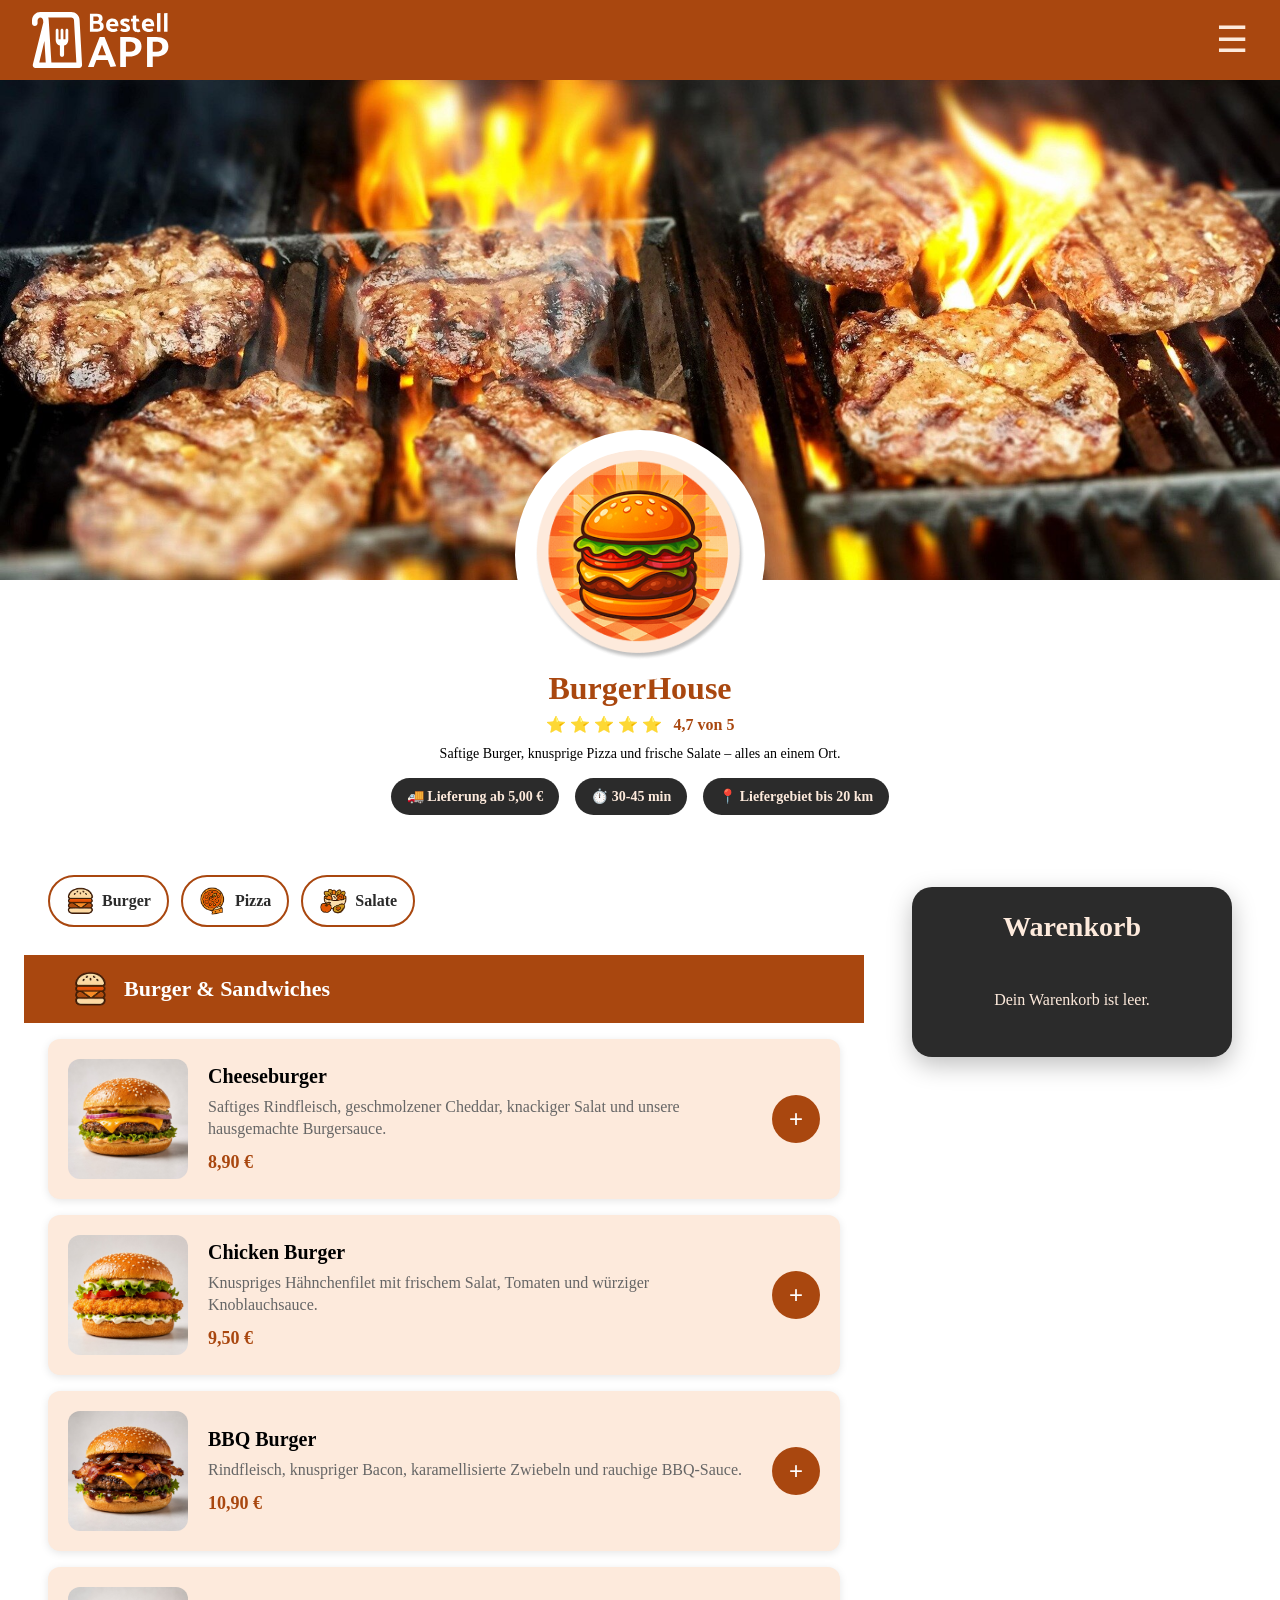
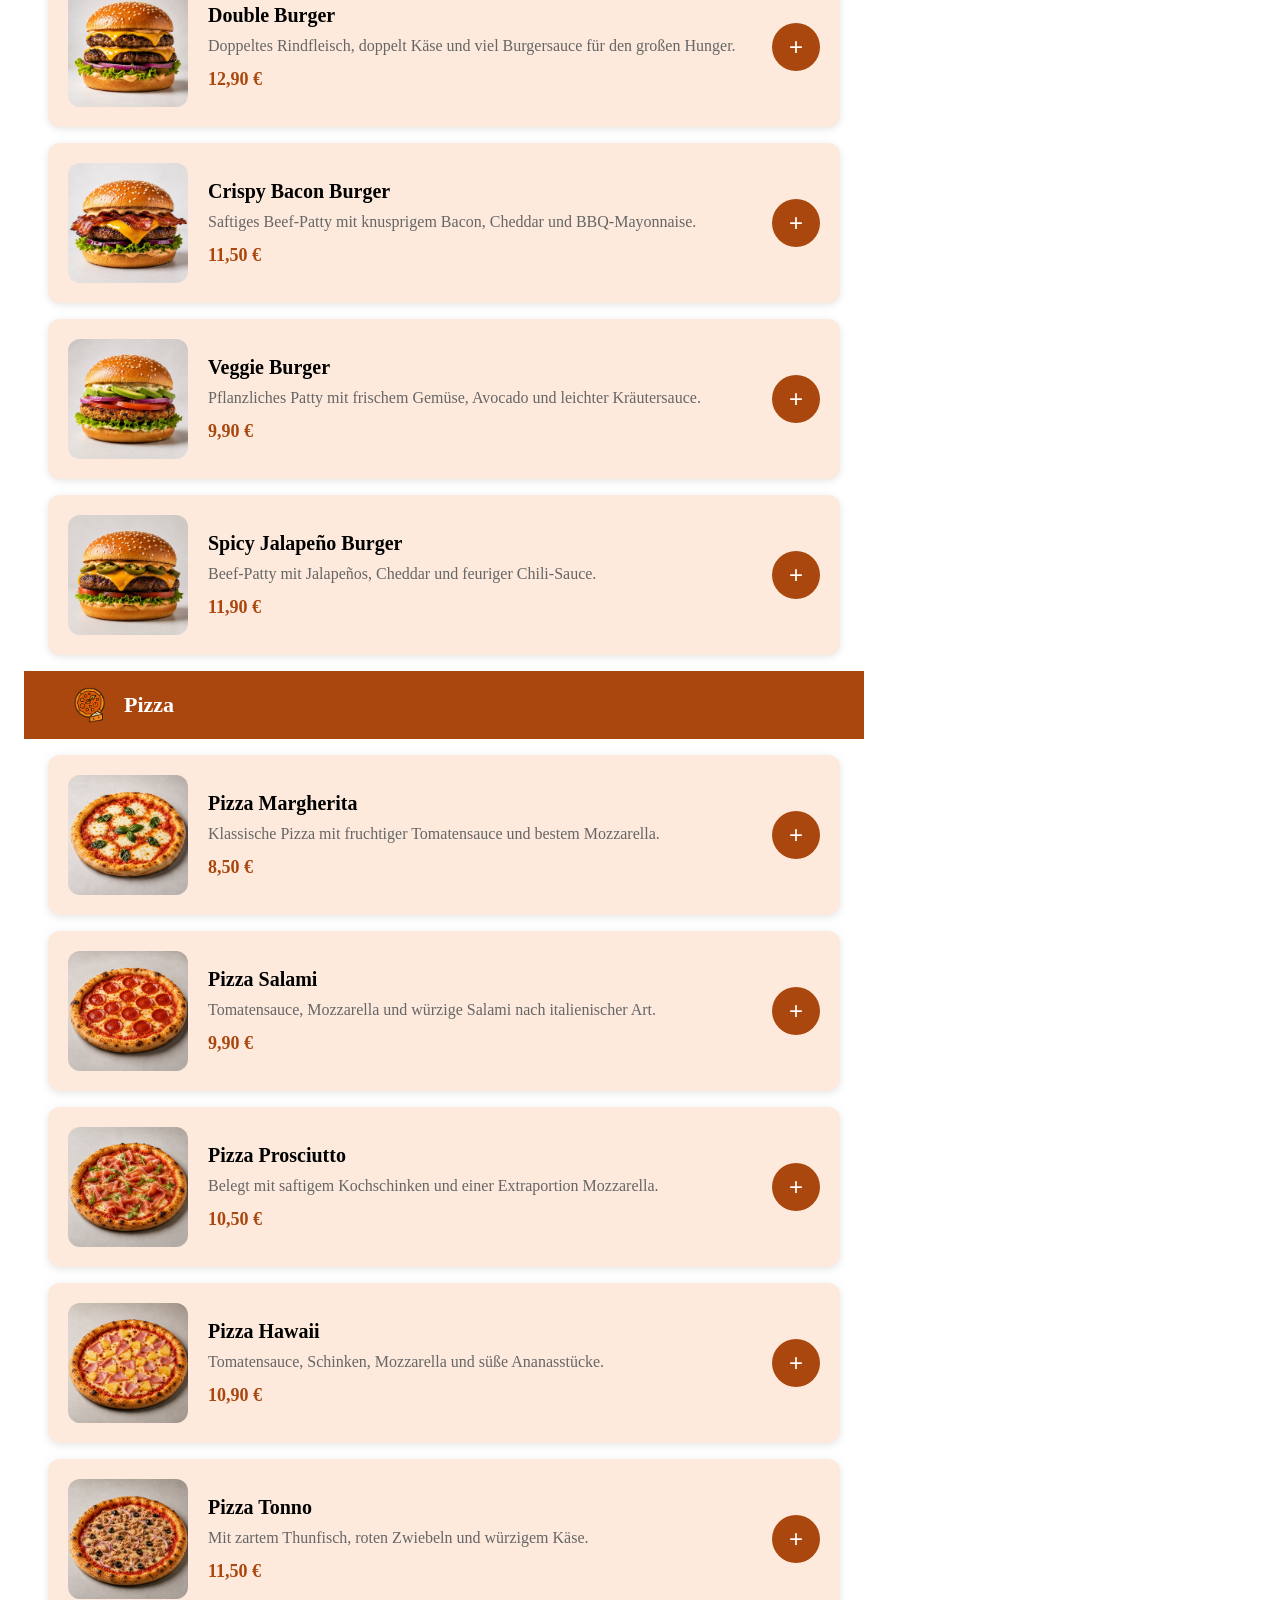
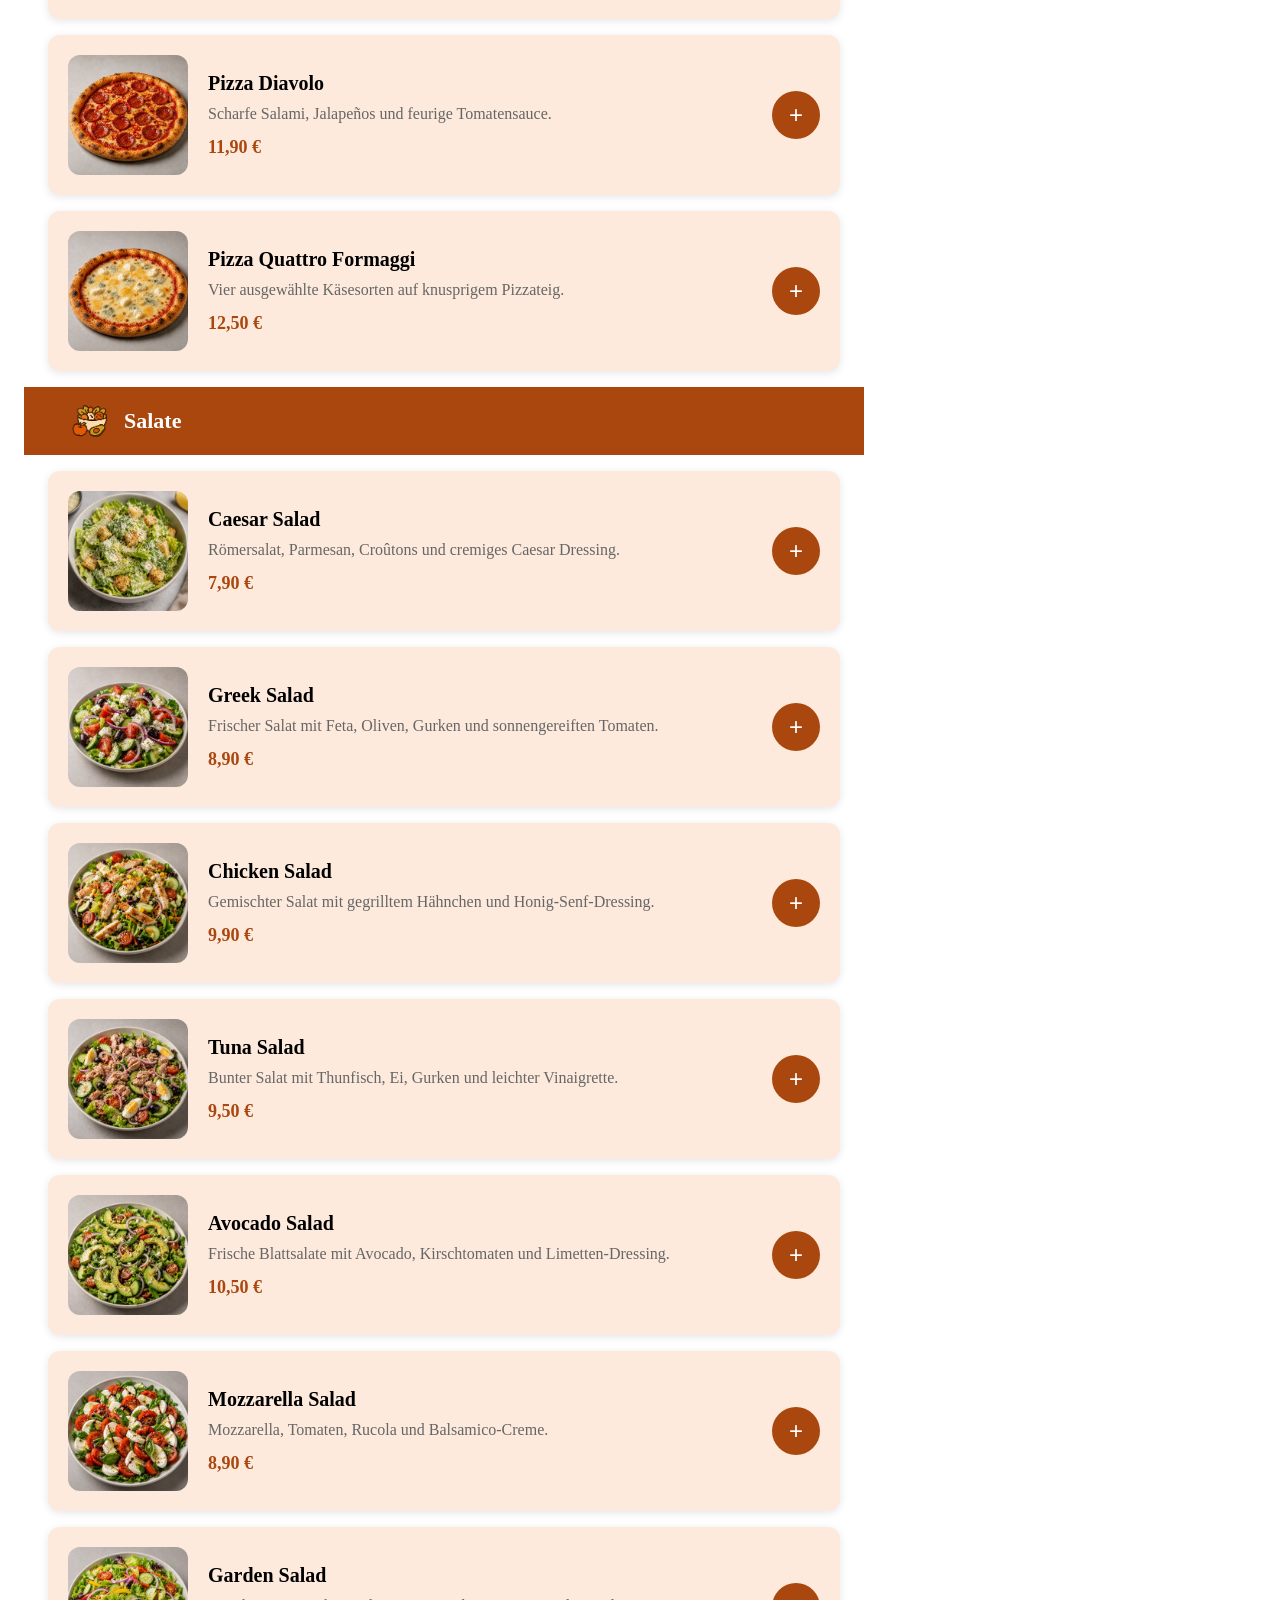
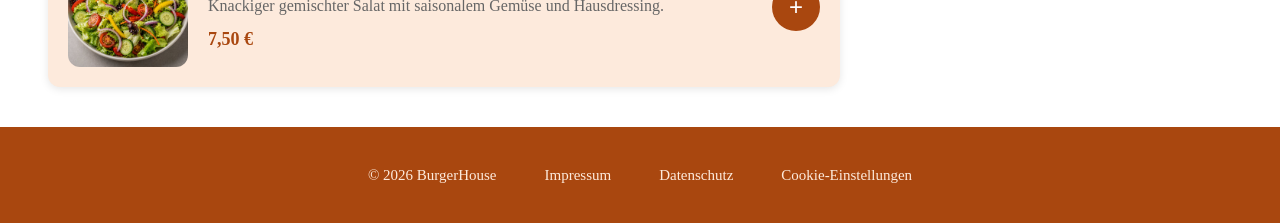
<file: index.html>
<!DOCTYPE html>
<html lang="de">

<head>
    <meta charset="UTF-8">
    <meta name="viewport" content="width=device-width, initial-scale=1.0">
    <title>Bestellapp</title>
    <link rel="icon" type="image/png" href="./assets/icons/favicon.png">

    <link rel="stylesheet" href="./styles/standard.css">
    <link rel="stylesheet" href="./style.css">
    <link rel="stylesheet" href="./styles/assets.css">
    <link rel="stylesheet" href="./styles/basket.css">
    <link rel="stylesheet" href="./styles/mobile.css">
</head>

<body onload="initializeApp()">

    <header class="main-header">

        <a href="#mainContent" class="skip-link">Zum Hauptinhalt springen</a>

        <div class="header-content">

            <div class="header-logo">
                <img src="./assets/icons/logoBestellapp.svg" alt="Bestellapp Logo">
            </div>

            <button class="menu-button" type="button" aria-label="Menü öffnen">
                ☰
            </button>

        </div>

    </header>

    <main id="mainContent" tabindex="-1">

        <section class="hero-section">

            <img src="./assets/img/header_img.jpg" alt="Burger, Pizza und Salat" class="hero-image">

            <div class="profile-image-container">
                <img src="./assets/icons/hero_burger_round.png" alt="BurgerHouse Logo" class="hero-icon-image">
            </div>

        </section>

        <section class="restaurant-info">

            <h1>BurgerHouse</h1>

            <div class="restaurant-rating">
                <span>⭐ ⭐ ⭐ ⭐ ⭐</span>
                <span>4,7 von 5</span>
            </div>

            <p>
                Saftige Burger, knusprige Pizza und frische Salate –
                alles an einem Ort.
            </p>

            <div class="restaurant-details">
                <span>🚚 Lieferung ab 5,00 €</span>
                <span>⏱️ 30-45 min</span>
                <span>📍 Liefergebiet bis 20 km</span>
            </div>

        </section>

        <div class="content-wrapper">

            <section class="menu-section">

                <nav class="category-slider" aria-label="Gerichte Kategorien">
                    <a href="#burger" class="category-slider-link">
                        <img src="./assets/icons/BurgerSectionIcn.png" alt="">
                        <span>Burger</span>
                    </a>

                    <a href="#pizza" class="category-slider-link">
                        <img src="./assets/icons/PizzaSectionIcn.png" alt="">
                        <span>Pizza</span>
                    </a>

                    <a href="#salad" class="category-slider-link">
                        <img src="./assets/icons/SaladSectionIcn.png" alt="">
                        <span>Salate</span>
                    </a>
                </nav>

                <section id="burger" class="food-category">
                    <div class="category-icon">
                        <img src="./assets/icons/BurgerSectionIcn.png" alt="Burger Icon">
                    </div>

                    <h2>Burger & Sandwiches</h2>
                </section>

                <div id="burgerContent"></div>

                <section id="pizza" class="food-category">
                    <div class="category-icon">
                        <img src="./assets/icons/PizzaSectionIcn.png" alt="Pizza Icon">
                    </div>

                    <h2>Pizza</h2>
                </section>

                <div id="pizzaContent"></div>

                <section id="salad" class="food-category">
                    <div class="category-icon">
                        <img src="./assets/icons/SaladSectionIcn.png" alt="Salat Icon">
                    </div>

                    <h2>Salate</h2>
                </section>

                <div id="saladContent"></div>

            </section>

            <aside class="cart-section">

                <h2>Warenkorb</h2>

                <div id="cartContent"></div>

            </aside>

        </div>

    </main>

    <footer class="main-footer">
        <div class="footer-content">

            <a href="index.html">© 2026 BurgerHouse</a>

            <a href="./legal/impressum.html">Impressum</a>
            <a href="./legal/datenschutz.html">Datenschutz</a>

            <a href="#">Cookie-Einstellungen</a>

        </div>
    </footer>

    <div id="modalContainer"></div>



    <nav class="mobile-nav">

        <button class="mobile-nav-item" type="button" aria-label="Startseite">
            <img src="./assets/icons/home.svg" alt="Startseite">
        </button>
        <button class="mobile-nav-item" type="button" aria-label="Benutzerbereich">
            <img src="./assets/icons/user.svg" alt="User">
        </button>

        <button class="mobile-nav-item" type="button" aria-label="Speisekarte">
            <img src="./assets/icons/favicon.png" alt="Menu">
        </button>

        <button class="mobile-nav-item" type="button" aria-label="Warenkorb öffnen" onclick="toggleMobileBasket()">
            <div class="basket-icon-wrapper">
                <img src="./assets/icons/basket.svg" alt="Warenkorb">
                <span id="basketBubble" class="basket-bubble">0</span>
            </div>
        </button>
    </nav>

    <script src="./scripts/db.js"></script>
    <script src="./scripts/templates.js"></script>
    <script src="./scripts/basket.js"></script>
    <script src="./script.js"></script>

</body>

</html>
</file>
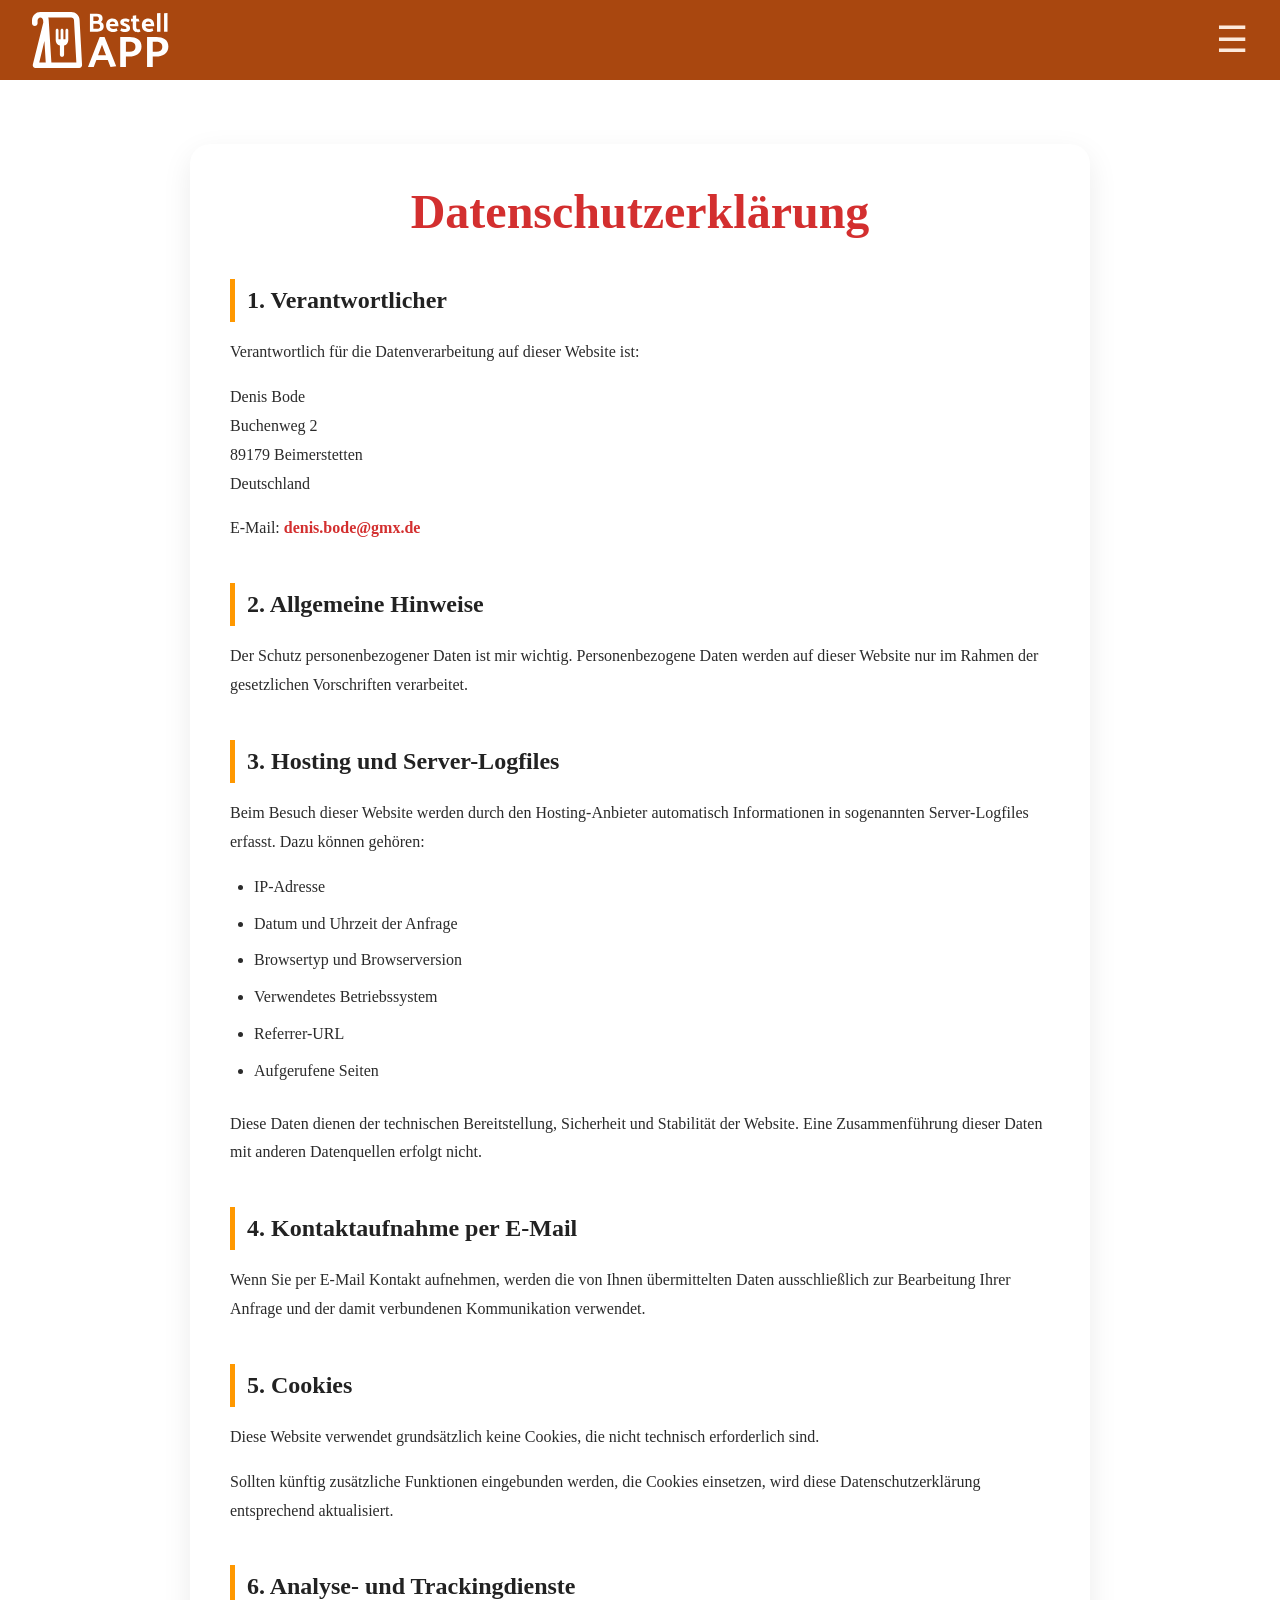
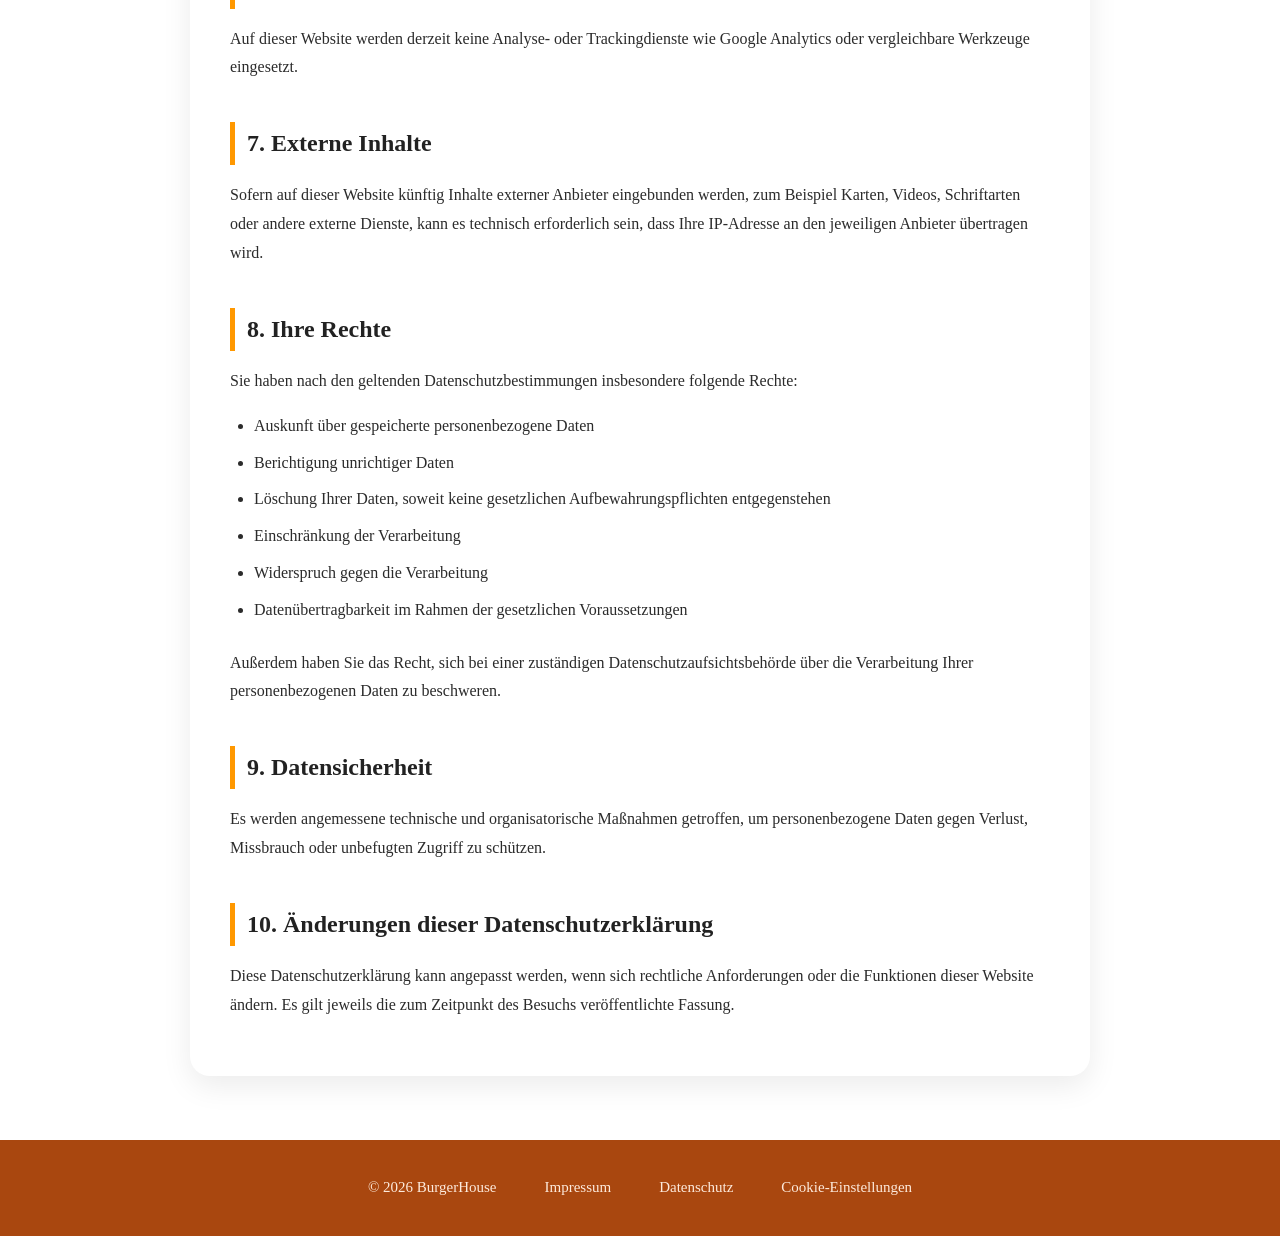
<file: datenschutz.html>
<!DOCTYPE html>
<html lang="de">

<head>
    <meta charset="UTF-8">
    <meta name="viewport" content="width=device-width, initial-scale=1.0">
    <title>Datenschutz</title>

    <link rel="icon" type="image/png" href="./assets/icons/favicon.png">

    <link rel="stylesheet" href="./styles/standard.css">
    <link rel="stylesheet" href="./style.css">
</head>

<body>

    <header class="main-header">

        <div class="header-content">

            <div class="header-logo">
                <a href="index.html" aria-label="Zur Startseite">
                    <img src="./assets/icons/logoBestellapp.svg" alt="Bestellapp Logo">
                </a>
            </div>

            <button class="menu-button" aria-label="Menü öffnen">
                ☰
            </button>

        </div>

    </header>

    <main class="legal-container">

        <h1>Datenschutzerklärung</h1>

        <h2>1. Verantwortlicher</h2>
        <p>
            Verantwortlich für die Datenverarbeitung auf dieser Website ist:
        </p>

        <p>
            Denis Bode<br>
            Buchenweg 2<br>
            89179 Beimerstetten<br>
            Deutschland
        </p>

        <p>
            E-Mail:
            <a href="mailto:denis.bode@gmx.de">denis.bode@gmx.de</a>
        </p>

        <h2>2. Allgemeine Hinweise</h2>
        <p>
            Der Schutz personenbezogener Daten ist mir wichtig. Personenbezogene Daten
            werden auf dieser Website nur im Rahmen der gesetzlichen Vorschriften verarbeitet.
        </p>

        <h2>3. Hosting und Server-Logfiles</h2>
        <p>
            Beim Besuch dieser Website werden durch den Hosting-Anbieter automatisch
            Informationen in sogenannten Server-Logfiles erfasst. Dazu können gehören:
        </p>

        <ul>
            <li>IP-Adresse</li>
            <li>Datum und Uhrzeit der Anfrage</li>
            <li>Browsertyp und Browserversion</li>
            <li>Verwendetes Betriebssystem</li>
            <li>Referrer-URL</li>
            <li>Aufgerufene Seiten</li>
        </ul>

        <p>
            Diese Daten dienen der technischen Bereitstellung, Sicherheit und Stabilität
            der Website. Eine Zusammenführung dieser Daten mit anderen Datenquellen erfolgt nicht.
        </p>

        <h2>4. Kontaktaufnahme per E-Mail</h2>
        <p>
            Wenn Sie per E-Mail Kontakt aufnehmen, werden die von Ihnen übermittelten Daten
            ausschließlich zur Bearbeitung Ihrer Anfrage und der damit verbundenen Kommunikation
            verwendet.
        </p>

        <h2>5. Cookies</h2>
        <p>
            Diese Website verwendet grundsätzlich keine Cookies, die nicht technisch erforderlich sind.
        </p>

        <p>
            Sollten künftig zusätzliche Funktionen eingebunden werden, die Cookies einsetzen,
            wird diese Datenschutzerklärung entsprechend aktualisiert.
        </p>

        <h2>6. Analyse- und Trackingdienste</h2>
        <p>
            Auf dieser Website werden derzeit keine Analyse- oder Trackingdienste wie
            Google Analytics oder vergleichbare Werkzeuge eingesetzt.
        </p>

        <h2>7. Externe Inhalte</h2>
        <p>
            Sofern auf dieser Website künftig Inhalte externer Anbieter eingebunden werden,
            zum Beispiel Karten, Videos, Schriftarten oder andere externe Dienste, kann es
            technisch erforderlich sein, dass Ihre IP-Adresse an den jeweiligen Anbieter
            übertragen wird.
        </p>

        <h2>8. Ihre Rechte</h2>
        <p>
            Sie haben nach den geltenden Datenschutzbestimmungen insbesondere folgende Rechte:
        </p>

        <ul>
            <li>Auskunft über gespeicherte personenbezogene Daten</li>
            <li>Berichtigung unrichtiger Daten</li>
            <li>Löschung Ihrer Daten, soweit keine gesetzlichen Aufbewahrungspflichten entgegenstehen</li>
            <li>Einschränkung der Verarbeitung</li>
            <li>Widerspruch gegen die Verarbeitung</li>
            <li>Datenübertragbarkeit im Rahmen der gesetzlichen Voraussetzungen</li>
        </ul>

        <p>
            Außerdem haben Sie das Recht, sich bei einer zuständigen Datenschutzaufsichtsbehörde
            über die Verarbeitung Ihrer personenbezogenen Daten zu beschweren.
        </p>

        <h2>9. Datensicherheit</h2>
        <p>
            Es werden angemessene technische und organisatorische Maßnahmen getroffen, um
            personenbezogene Daten gegen Verlust, Missbrauch oder unbefugten Zugriff zu schützen.
        </p>

        <h2>10. Änderungen dieser Datenschutzerklärung</h2>
        <p>
            Diese Datenschutzerklärung kann angepasst werden, wenn sich rechtliche Anforderungen
            oder die Funktionen dieser Website ändern. Es gilt jeweils die zum Zeitpunkt des
            Besuchs veröffentlichte Fassung.
        </p>

    </main>

    <footer class="main-footer">
        <div class="footer-content">

            <a href="index.html">© 2026 BurgerHouse</a>

            <a href="impressum.html">Impressum</a>
            <a href="datenschutz.html">Datenschutz</a>

            <a href="#">Cookie-Einstellungen</a>

        </div>
    </footer>

</body>

</html>
</file>
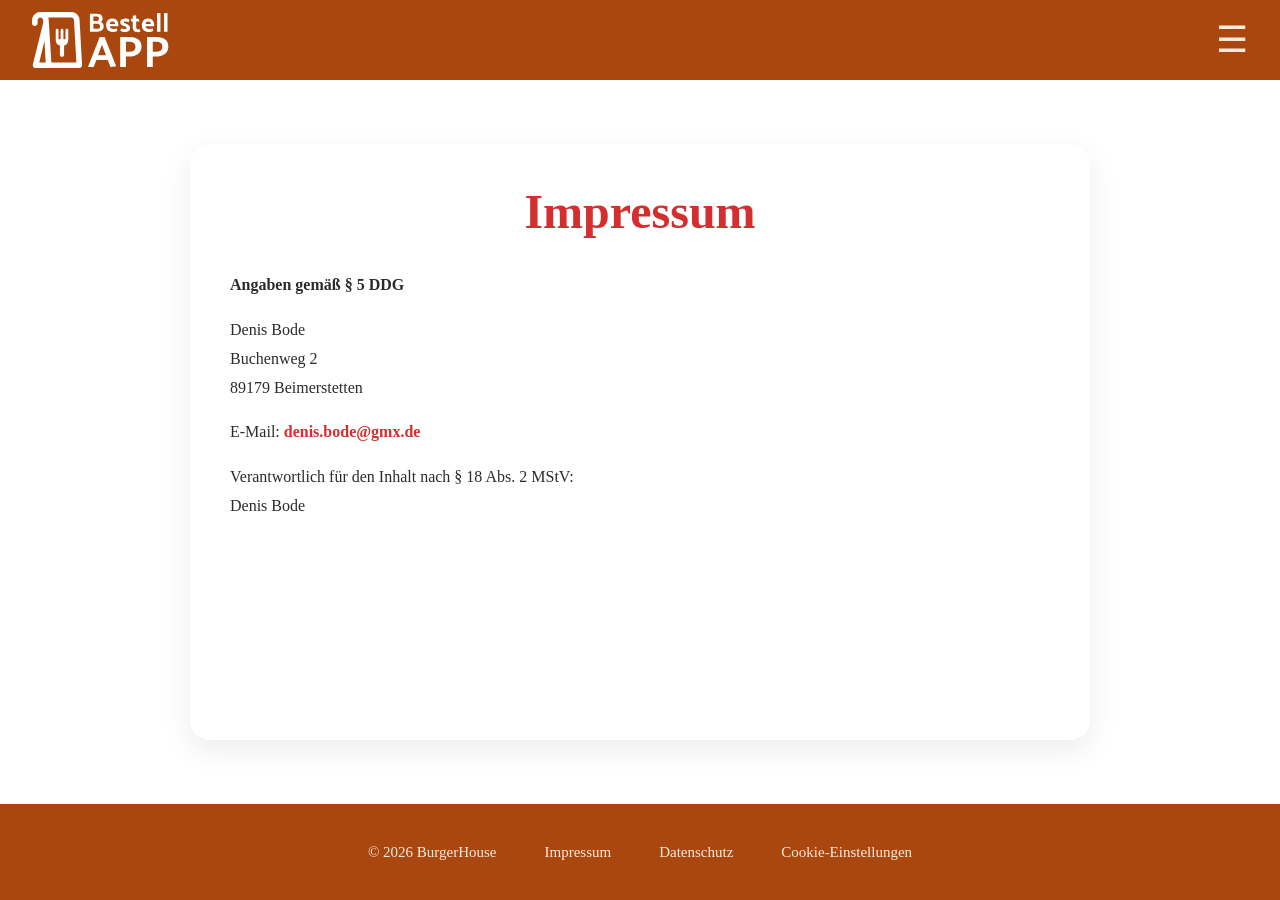
<file: impressum.html>
<!DOCTYPE html>
<html lang="de">

<head>
    <meta charset="UTF-8">
    <meta name="viewport" content="width=device-width, initial-scale=1.0">
    <title>Impressum</title>

    <link rel="icon" type="image/png" href="./assets/icons/favicon.png">

    <link rel="stylesheet" href="./styles/standard.css">
    <link rel="stylesheet" href="./style.css">
</head>

<body>

    <header class="main-header">

        <div class="header-content">

            <div class="header-logo">
                <a href="index.html" aria-label="Zur Startseite">
                    <img src="./assets/icons/logoBestellapp.svg" alt="Bestellapp Logo">
                </a>
            </div>

            <button class="menu-button" aria-label="Menü öffnen">
                ☰
            </button>

        </div>

    </header>

    <main class="legal-container">

        <h1>Impressum</h1>

        <p><strong>Angaben gemäß § 5 DDG</strong></p>

        <p>
            Denis Bode<br>
            Buchenweg 2<br>
            89179 Beimerstetten
        </p>

        <p>
            E-Mail:
            <a href="mailto:denis.bode@gmx.de">denis.bode@gmx.de</a>
        </p>

        <p>
            Verantwortlich für den Inhalt nach § 18 Abs. 2 MStV:<br>
            Denis Bode
        </p>

    </main>

    <footer class="main-footer">
        <div class="footer-content">

            <a href="index.html">© 2026 BurgerHouse</a>

            <a href="impressum.html">Impressum</a>
            <a href="datenschutz.html">Datenschutz</a>

            <a href="#">Cookie-Einstellungen</a>

        </div>
    </footer>

</body>

</html>
</file>
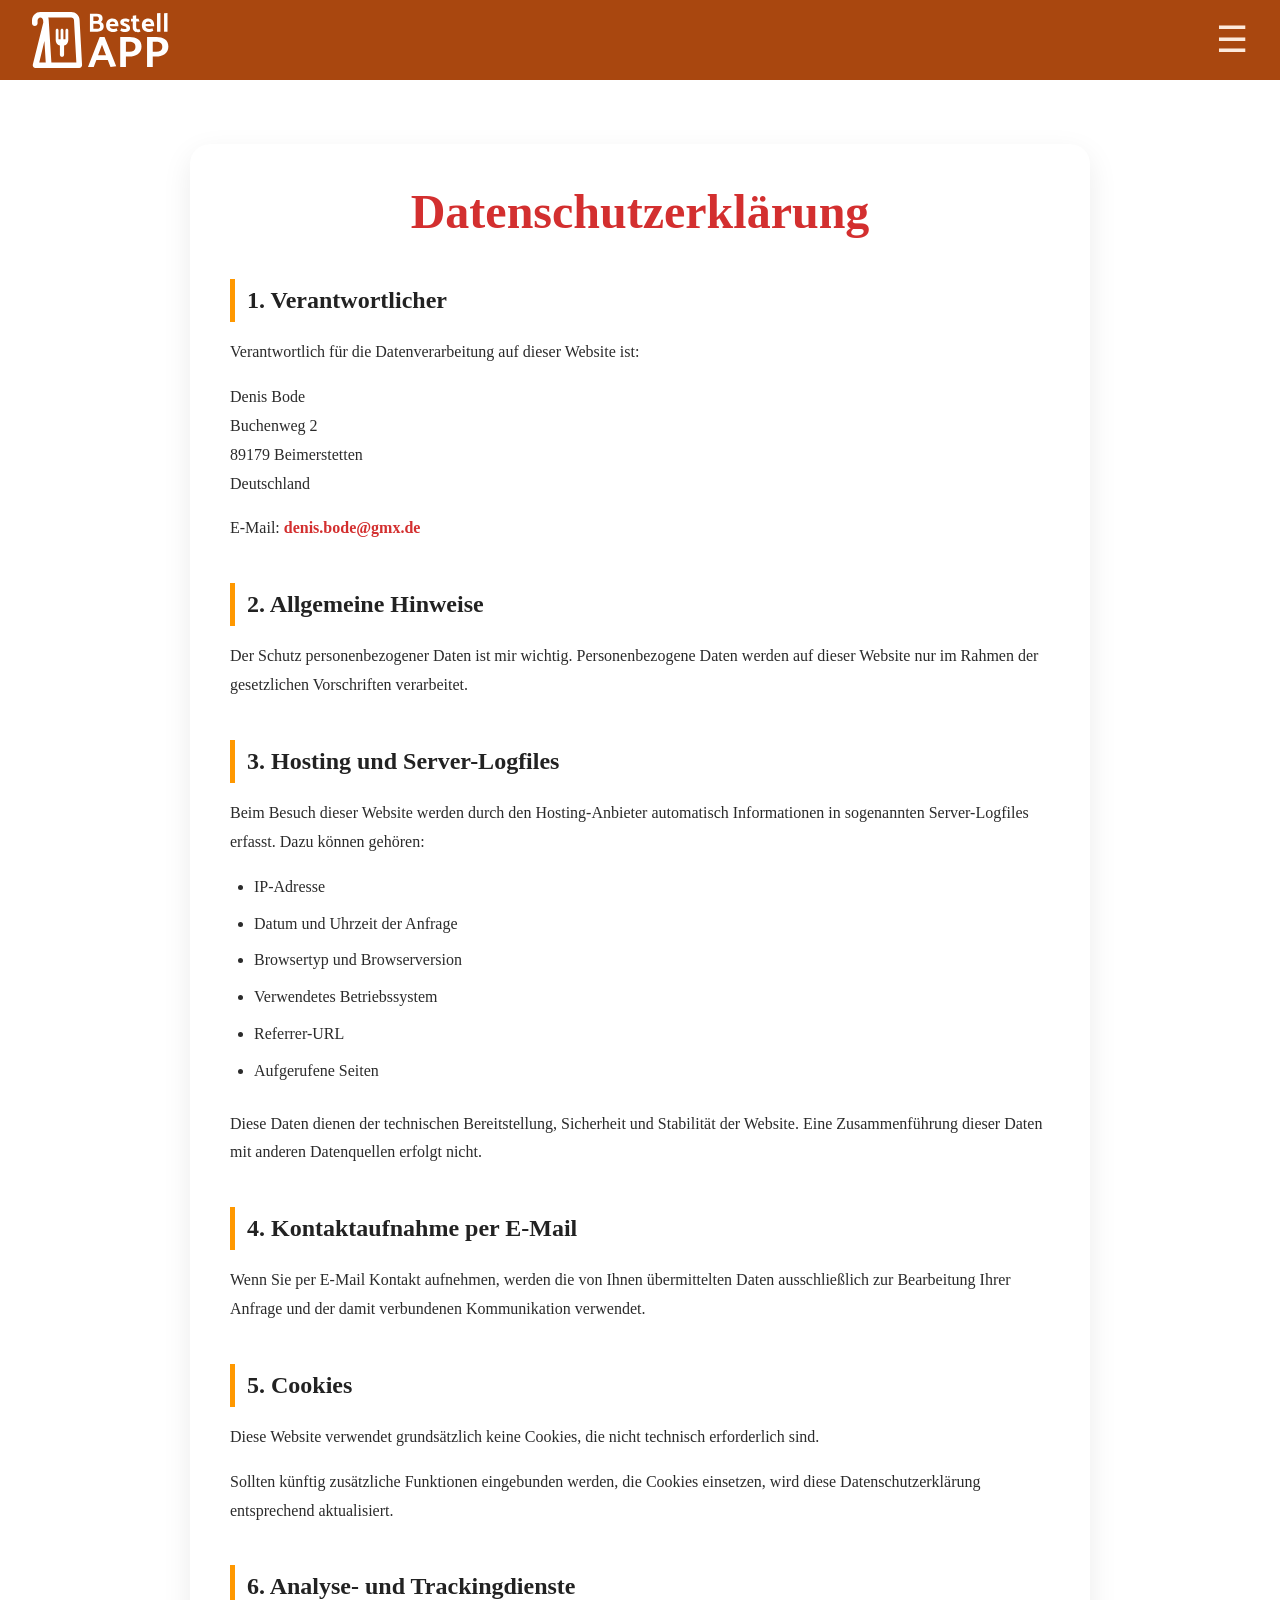
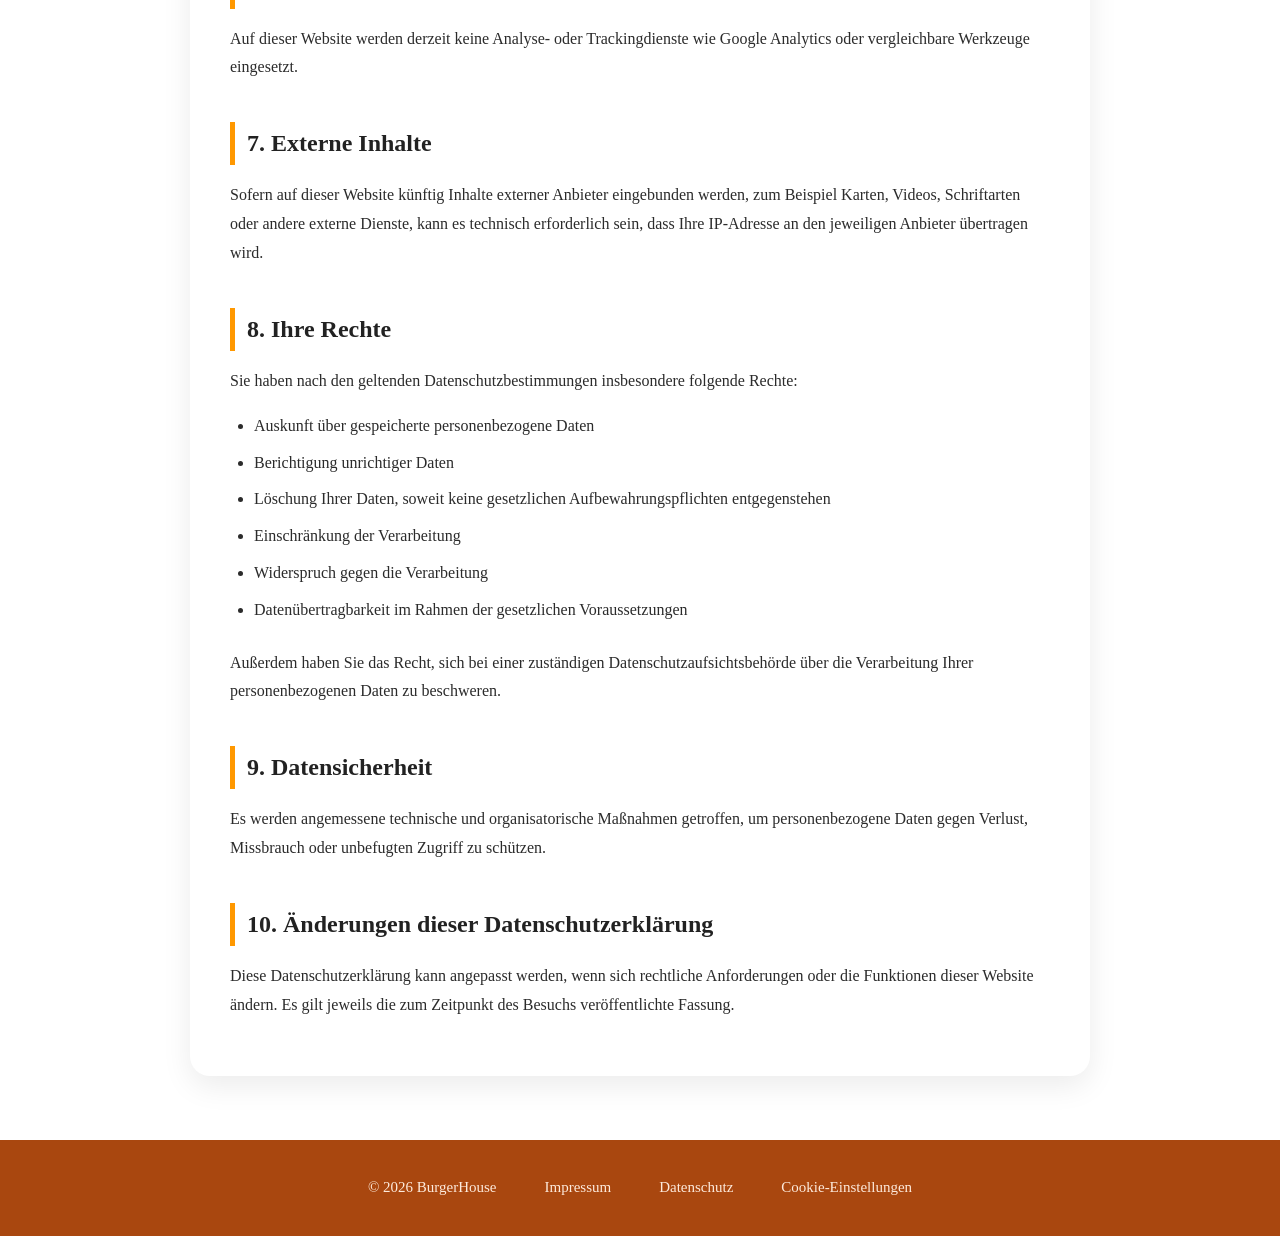
<file: legal/datenschutz.html>
<!DOCTYPE html>
<html lang="de">

<head>
    <meta charset="UTF-8">
    <meta name="viewport" content="width=device-width, initial-scale=1.0">
    <title>Datenschutz</title>

    <link rel="icon" type="image/png" href="../assets/icons/favicon.png">

    <link rel="stylesheet" href="../styles/standard.css">
    <link rel="stylesheet" href="../style.css">
</head>

<body>

    <header class="main-header">

        <div class="header-content">

            <div class="header-logo">
                <a href="../index.html" aria-label="Zur Startseite">
                    <img src="../assets/icons/logoBestellapp.svg" alt="Bestellapp Logo">
                </a>
            </div>

            <button class="menu-button" aria-label="Menü öffnen">
                ☰
            </button>

        </div>

    </header>

    <main class="legal-container">

        <h1>Datenschutzerklärung</h1>

        <h2>1. Verantwortlicher</h2>
        <p>
            Verantwortlich für die Datenverarbeitung auf dieser Website ist:
        </p>

        <p>
            Denis Bode<br>
            Buchenweg 2<br>
            89179 Beimerstetten<br>
            Deutschland
        </p>

        <p>
            E-Mail:
            <a href="mailto:denis.bode@gmx.de">denis.bode@gmx.de</a>
        </p>

        <h2>2. Allgemeine Hinweise</h2>
        <p>
            Der Schutz personenbezogener Daten ist mir wichtig. Personenbezogene Daten
            werden auf dieser Website nur im Rahmen der gesetzlichen Vorschriften verarbeitet.
        </p>

        <h2>3. Hosting und Server-Logfiles</h2>
        <p>
            Beim Besuch dieser Website werden durch den Hosting-Anbieter automatisch
            Informationen in sogenannten Server-Logfiles erfasst. Dazu können gehören:
        </p>

        <ul>
            <li>IP-Adresse</li>
            <li>Datum und Uhrzeit der Anfrage</li>
            <li>Browsertyp und Browserversion</li>
            <li>Verwendetes Betriebssystem</li>
            <li>Referrer-URL</li>
            <li>Aufgerufene Seiten</li>
        </ul>

        <p>
            Diese Daten dienen der technischen Bereitstellung, Sicherheit und Stabilität
            der Website. Eine Zusammenführung dieser Daten mit anderen Datenquellen erfolgt nicht.
        </p>

        <h2>4. Kontaktaufnahme per E-Mail</h2>
        <p>
            Wenn Sie per E-Mail Kontakt aufnehmen, werden die von Ihnen übermittelten Daten
            ausschließlich zur Bearbeitung Ihrer Anfrage und der damit verbundenen Kommunikation
            verwendet.
        </p>

        <h2>5. Cookies</h2>
        <p>
            Diese Website verwendet grundsätzlich keine Cookies, die nicht technisch erforderlich sind.
        </p>

        <p>
            Sollten künftig zusätzliche Funktionen eingebunden werden, die Cookies einsetzen,
            wird diese Datenschutzerklärung entsprechend aktualisiert.
        </p>

        <h2>6. Analyse- und Trackingdienste</h2>
        <p>
            Auf dieser Website werden derzeit keine Analyse- oder Trackingdienste wie
            Google Analytics oder vergleichbare Werkzeuge eingesetzt.
        </p>

        <h2>7. Externe Inhalte</h2>
        <p>
            Sofern auf dieser Website künftig Inhalte externer Anbieter eingebunden werden,
            zum Beispiel Karten, Videos, Schriftarten oder andere externe Dienste, kann es
            technisch erforderlich sein, dass Ihre IP-Adresse an den jeweiligen Anbieter
            übertragen wird.
        </p>

        <h2>8. Ihre Rechte</h2>
        <p>
            Sie haben nach den geltenden Datenschutzbestimmungen insbesondere folgende Rechte:
        </p>

        <ul>
            <li>Auskunft über gespeicherte personenbezogene Daten</li>
            <li>Berichtigung unrichtiger Daten</li>
            <li>Löschung Ihrer Daten, soweit keine gesetzlichen Aufbewahrungspflichten entgegenstehen</li>
            <li>Einschränkung der Verarbeitung</li>
            <li>Widerspruch gegen die Verarbeitung</li>
            <li>Datenübertragbarkeit im Rahmen der gesetzlichen Voraussetzungen</li>
        </ul>

        <p>
            Außerdem haben Sie das Recht, sich bei einer zuständigen Datenschutzaufsichtsbehörde
            über die Verarbeitung Ihrer personenbezogenen Daten zu beschweren.
        </p>

        <h2>9. Datensicherheit</h2>
        <p>
            Es werden angemessene technische und organisatorische Maßnahmen getroffen, um
            personenbezogene Daten gegen Verlust, Missbrauch oder unbefugten Zugriff zu schützen.
        </p>

        <h2>10. Änderungen dieser Datenschutzerklärung</h2>
        <p>
            Diese Datenschutzerklärung kann angepasst werden, wenn sich rechtliche Anforderungen
            oder die Funktionen dieser Website ändern. Es gilt jeweils die zum Zeitpunkt des
            Besuchs veröffentlichte Fassung.
        </p>

    </main>

    <footer class="main-footer">
        <div class="footer-content">

            <a href="../index.html">© 2026 BurgerHouse</a>

            <a href="impressum.html">Impressum</a>
            <a href="datenschutz.html">Datenschutz</a>

            <a href="#">Cookie-Einstellungen</a>

        </div>
    </footer>

</body>

</html>
</file>
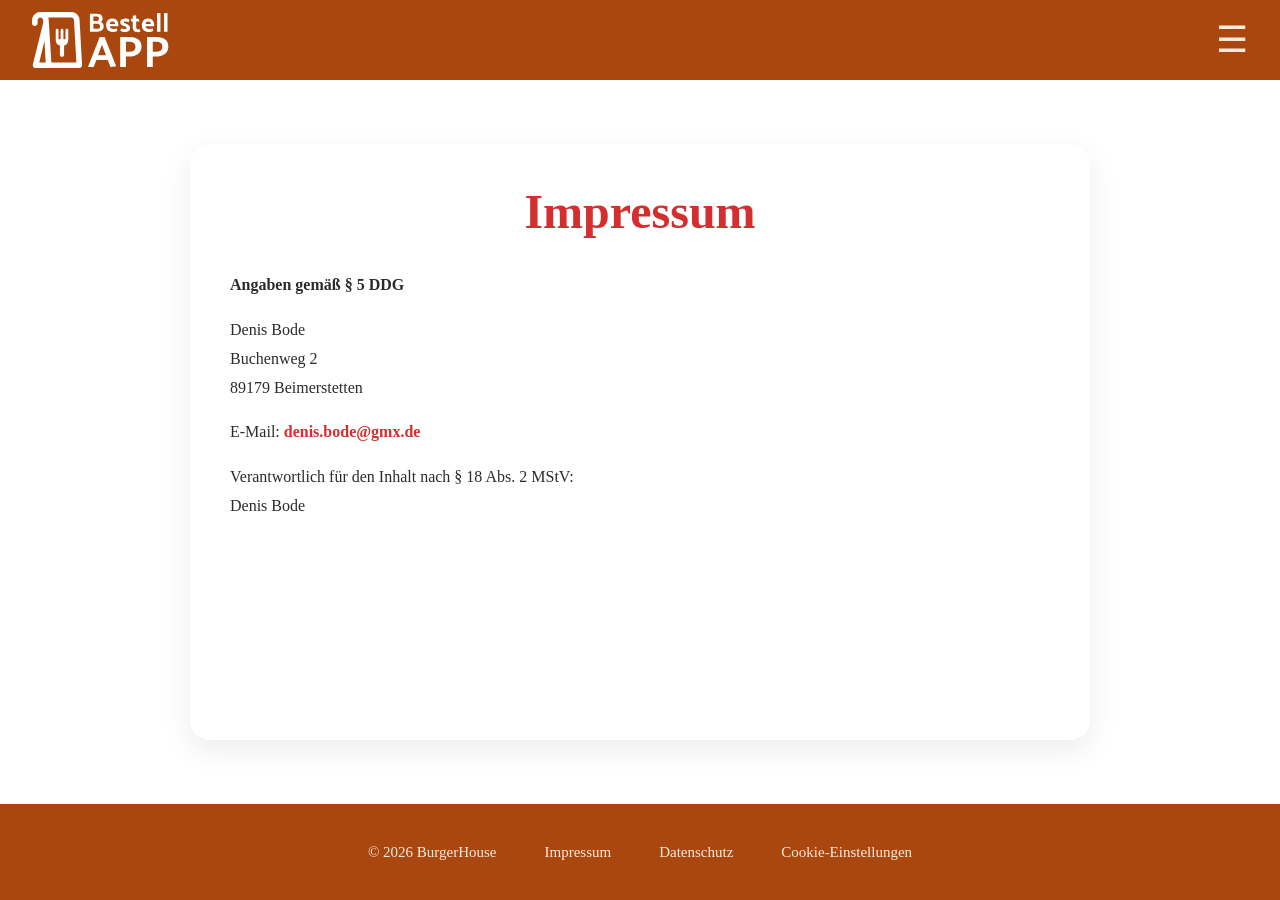
<file: legal/impressum.html>
<!DOCTYPE html>
<html lang="de">

<head>
    <meta charset="UTF-8">
    <meta name="viewport" content="width=device-width, initial-scale=1.0">
    <title>Impressum</title>

    <link rel="icon" type="image/png" href="../assets/icons/favicon.png">

    <link rel="stylesheet" href="../styles/standard.css">
    <link rel="stylesheet" href="../style.css">
</head>

<body>

    <header class="main-header">

        <div class="header-content">

            <div class="header-logo">
                <a href="../index.html" aria-label="Zur Startseite">
                    <img src="../assets/icons/logoBestellapp.svg" alt="Bestellapp Logo">
                </a>
            </div>

            <button class="menu-button" aria-label="Menü öffnen">
                ☰
            </button>

        </div>

    </header>

    <main class="legal-container">

        <h1>Impressum</h1>

        <p><strong>Angaben gemäß § 5 DDG</strong></p>

        <p>
            Denis Bode<br>
            Buchenweg 2<br>
            89179 Beimerstetten
        </p>

        <p>
            E-Mail:
            <a href="mailto:denis.bode@gmx.de">denis.bode@gmx.de</a>
        </p>

        <p>
            Verantwortlich für den Inhalt nach § 18 Abs. 2 MStV:<br>
            Denis Bode
        </p>

    </main>

    <footer class="main-footer">
        <div class="footer-content">

            <a href="../index.html">© 2026 BurgerHouse</a>

            <a href="impressum.html">Impressum</a>
            <a href="datenschutz.html">Datenschutz</a>

            <a href="#">Cookie-Einstellungen</a>

        </div>
    </footer>

</body>

</html>
</file>
<file: styles/standard.css>
* {
    margin: 0;
    padding: 0;
    box-sizing: border-box;
}

:root {
    --color-primary: #A9470F;
    --color-primary-soft: #FDEADC;
    --color-dark: #2B2B2B;
    --color-dark-soft: #3A3A3A;
    --color-dark-deep: #1f1f1f;
    --color-white: #ffffff;
    --color-text-on-dark: var(--color-primary-soft);
    --color-text: #2b2b2b;
    --color-text-dark: #222;
    --color-text-muted: #666;
    --color-border-dark: #444;
    --color-muted-light: #bbbbbb;
    --color-muted: #bdbdbd;
    --color-modal-text: #d0d0d0;
    --color-legal-accent: #d32f2f;
    --color-warning: #ff9800;
    --shadow-soft: rgba(0, 0, 0, 0.08);
    --shadow-card: rgba(0, 0, 0, 0.1);
    --shadow-cart: rgba(0, 0, 0, 0.25);
    --shadow-modal: rgba(0, 0, 0, 0.35);
    --overlay-dark: rgba(0, 0, 0, 0.6);
    --border-light: rgba(255, 255, 255, 0.12);
    --surface-light-hover: rgba(255, 255, 255, 0.08);
    --primary-hover-soft: rgba(231, 108, 31, 0.22);
    --primary-hover-border: rgba(231, 108, 31, 0.6);
}

html {
    scroll-behavior: smooth;
}

.skip-link {
    position: absolute;
    top: 12px;
    left: 12px;
    z-index: 10001;

    padding: 10px 14px;

    background-color: var(--color-dark);
    color: var(--color-text-on-dark);

    transform: translateY(-140%);
    transition: transform 0.2s ease;
}

.skip-link:focus {
    transform: translateY(0);
}

:focus-visible {
    outline: 3px solid var(--color-primary);
    outline-offset: 3px;
}

@media (forced-colors: active) {
    :focus-visible {
        outline: 3px solid Highlight;
    }

    .skip-link,
    button,
    a {
        forced-color-adjust: auto;
    }
}

body {
    min-height: 100vh;
    display: flex;
    flex-direction: column;
}

main {
    width: 100%;
    max-width: 1440px;
    margin: 0 auto;
    flex: 1;
}
</file>
<file: style.css>
.main-header {
    height: 80px;
    background-color: var(--color-primary);

    display: flex;
    align-items: center;
    justify-content: center;
}

.header-content {
    width: 100%;
    max-width: 1400px;

    display: flex;
    justify-content: space-between;
    align-items: center;

    padding: 0 32px;
}

.header-logo {
    display: flex;
    align-items: center;
    gap: 12px;

    color: var(--color-text-on-dark);
    font-size: 28px;
    font-weight: 700;
}

.header-logo a {
    display: flex;
    align-items: center;
}

.header-logo img {
    height: 56px;
    width: auto;
}

.menu-button {
    background: none;
    border: none;

    color: var(--color-text-on-dark);
    font-size: 36px;

    cursor: pointer;
    transition: opacity 0.2s ease;
}

.menu-button:hover {
    opacity: 0.8;
}

.main-footer {
    background-color: var(--color-primary);
    min-height: 96px;

    display: flex;
    justify-content: center;
    align-items: center;
}

.footer-content {
    display: flex;
    justify-content: center;
    align-items: center;
    gap: 48px;

    flex-wrap: wrap;

    color: var(--color-text-on-dark);
    font-size: 15px;
    font-weight: 500;
}

.footer-content a {
    color: var(--color-text-on-dark);
    text-decoration: none;
    transition: opacity 0.2s ease;
}

.footer-content a:hover {
    opacity: 0.75;
}

.hero-section {
    position: relative;
    max-width: 1440px;
    margin: 0 auto;
}

.hero-image {
    width: 100%;
    height: 500px;
    object-fit: cover;
    display: block;
}

.profile-image-container {
    width: 250px;
    height: 250px;
    border-radius: 50%;
    background-color: var(--color-white);
    border: solid 20px var(--color-white);

    position: absolute;
    left: 50%;
    bottom: -100px;
    transform: translateX(-50%);

    overflow: hidden;
}

.hero-icon-image {
    width: 100%;
    height: 100%;
    object-fit: cover;
}

.restaurant-info {
    max-width: 1440px;
    margin: 0 auto;

    display: flex;
    flex-direction: column;
    align-items: center;

    padding-top: 90px;
    padding-bottom: 24px;
}

.restaurant-info h1 {
    font-size: 32px;
    color: var(--color-primary);
    margin-bottom: 8px;
}

.restaurant-info p {
    font-size: 14px;
    text-align: center;
    max-width: 500px;
}

.legal-container {
    width: min(900px, calc(100% - 48px));
    max-width: 900px;
    margin: 64px auto;
    padding: 40px;
    background: var(--color-white);
    border-radius: 20px;
    box-shadow: 0 10px 30px var(--shadow-soft);
    line-height: 1.8;
    color: var(--color-text);
}

.legal-container h1 {
    font-size: clamp(1.55rem, 7.5vw, 3rem);
    margin-bottom: 32px;
    text-align: center;
    color: var(--color-legal-accent);
    line-height: 1.15;
    white-space: nowrap;
}

.legal-container h2 {
    font-size: 1.5rem;
    margin-top: 40px;
    margin-bottom: 16px;
    color: var(--color-text-dark);
    border-left: 5px solid var(--color-warning);
    padding-left: 12px;
}

.legal-container p {
    margin-bottom: 16px;
    font-size: 1rem;
}

.legal-container ul {
    margin: 16px 0 24px 24px;
    padding: 0;
}

.legal-container li {
    margin-bottom: 8px;
}

.legal-container a {
    color: var(--color-legal-accent);
    text-decoration: none;
    font-weight: 600;
    transition: color 0.2s ease;
}

.legal-container a:hover {
    color: var(--color-warning);
    text-decoration: underline;
}

.restaurant-rating {
    display: flex;
    align-items: center;
    gap: 12px;

    margin-bottom: 12px;

    color: var(--color-primary);
    font-size: 16px;
    font-weight: 700;
}

.restaurant-details {
    display: flex;
    justify-content: center;
    gap: 16px;
    flex-wrap: wrap;

    margin-top: 16px;
}

.restaurant-details span {
    padding: 10px 16px;

    background-color: var(--color-dark);
    color: var(--color-text-on-dark);

    border-radius: 999px;

    font-size: 14px;
    font-weight: 600;
}

.content-wrapper {
    --content-padding: 24px;

    width: 100%;
    max-width: 1440px;
    margin: 0 auto;

    display: flex;
    align-items: flex-start;
    gap: 24px;
    padding: 24px;
    overflow-x: clip;

    position: relative;
}

.menu-section {
    flex: 1;
}

@media (max-width: 768px) {
    .header-content {
        padding: 0 20px;
    }

    .header-logo img {
        height: 48px;
    }

    .footer-content {
        gap: 24px;
        padding: 24px 20px;
    }

    .legal-container {
        width: calc(100% - 32px);
        margin: 32px auto;
        padding: 24px;
        border-radius: 16px;
    }

    .legal-container h1 {
        font-size: clamp(1.55rem, 7.5vw, 2.2rem);
    }

    .legal-container h2 {
        font-size: 1.3rem;
    }
}

@media (max-width: 480px) {
    .legal-container {
        width: calc(100% - 24px);
        margin: 20px auto;
        padding: 20px 16px;
        border-radius: 14px;
        line-height: 1.65;
    }

    .legal-container h1 {
        margin-bottom: 24px;
    }

    .legal-container h2 {
        font-size: 1.15rem;
        margin-top: 32px;
    }

    .legal-container ul {
        margin-left: 18px;
    }
}

@media (max-width: 600px) {
    .hero-image {
        height: 280px;
    }

    .profile-image-container {
        width: 150px;
        height: 150px;
        border-width: 12px;
        bottom: -70px;
    }

    .restaurant-info {
        padding-top: 80px;
    }

    .restaurant-rating {
        flex-direction: column;
        gap: 4px;
    }

    .restaurant-details {
        gap: 8px;
        padding: 0 16px;
    }

    .restaurant-details span {
        font-size: 13px;
        padding: 8px 12px;
    }
}

@media (max-width: 900px) {
    .content-wrapper {
        --content-padding: 16px;

        display: block;
        padding: 16px;
    }
}
</file>
<file: styles/assets.css>
.category-slider {
    display: flex;
    gap: 12px;

    margin: 0 24px 16px;
    padding: 12px 0;

    overflow-x: auto;
    overscroll-behavior-x: contain;
    scroll-snap-type: x proximity;
    scrollbar-width: none;
}

.category-slider::-webkit-scrollbar {
    display: none;
}

.category-slider-link {
    min-width: max-content;

    display: flex;
    align-items: center;
    gap: 8px;

    padding: 10px 16px;

    border: 2px solid var(--color-primary);
    border-radius: 999px;

    color: var(--color-dark);
    text-decoration: none;
    font-weight: 700;
    line-height: 1;
    scroll-snap-align: start;

    background-color: var(--color-white);
    transition:
        background-color 0.2s ease,
        color 0.2s ease,
        transform 0.2s ease;
}

.category-slider-link:hover {
    background-color: var(--color-primary);
    color: var(--color-white);
    transform: translateY(-2px);
}

.category-slider-link img {
    width: 28px;
    height: 28px;
    object-fit: contain;
}

.food-category {
    position: relative;
    scroll-margin-top: 24px;

    display: flex;
    align-items: center;
    gap: 16px;

    background-color: var(--color-primary);

    padding: 16px 48px;
    cursor: pointer;

    transition: 0.2s ease;

    z-index: 1;
}

.food-category::before {
    content: "";

    position: absolute;
    top: 0;
    bottom: 0;

    left: 0;
    width: 100%;

    background-color: var(--color-primary);

    z-index: -1;
}

.food-category:hover {
    transform: translateY(-2px);
}

.category-icon {
    width: 36px;
    height: 36px;
}

.category-icon img {
    width: 100%;
    height: 100%;
    object-fit: contain;
}

.food-category h2 {
    color: var(--color-white);
    font-size: 22px;
}

.food-item {
    display: flex;
    align-items: center;
    gap: 20px;

    padding: 20px;
    margin: 16px 24px;

    background-color: var(--color-primary-soft);
    border-radius: 12px;

    box-shadow: 0 2px 8px var(--shadow-card);
    transition: 0.2s ease;
}

.food-item-info {
    flex: 1;
}

.food-item-info h3 {
    font-size: 20px;
    margin-bottom: 8px;
}

.food-item-info p {
    margin-bottom: 12px;
    color: var(--color-text-muted);
    line-height: 1.4;
}

.food-item-info span {
    color: var(--color-primary);
    font-size: 18px;
    font-weight: 700;
}

.food-item-image {
    width: 120px;
    height: 120px;

    flex-shrink: 0;
}

.food-item-image img {
    width: 100%;
    height: 100%;

    object-fit: cover;
    border-radius: 12px;
}

.food-item:hover {
    transform: translateY(-2px);
}

.add-button {
    width: 48px;
    height: 48px;

    border: none;
    border-radius: 50%;

    background-color: var(--color-primary);
    color: var(--color-white);

    font-size: 24px;
    cursor: pointer;

    flex-shrink: 0;
}

@media (max-width: 600px) {
    .category-slider {
        gap: 8px;

        width: calc(100% + 32px);
        margin: 0 -16px 12px;
        padding: 10px 16px 12px;
    }

    .category-slider-link {
        min-width: 90px;
        justify-content: center;

        padding: 9px 12px;
        font-size: 14px;
    }

    .category-slider-link img {
        width: 24px;
        height: 24px;
    }

    .food-category {
        padding: 14px 16px;
        scroll-margin-top: 12px;
    }

    .food-category h2 {
        font-size: 19px;
    }

    .food-item {
        gap: 12px;
        padding: 14px;
        margin: 12px 0;
    }

    .food-item-image {
        width: 90px;
        height: 90px;
    }

    .food-item-info h3 {
        font-size: 18px;
    }

    .food-item-info p {
        font-size: 14px;
    }

    .add-button {
        width: 40px;
        height: 40px;
    }
}
</file>
<file: styles/basket.css>
.cart-section {
    width: 320px;
    flex-shrink: 0;

    margin: 24px;
    padding: 24px;

    background-color: var(--color-dark);
    color: var(--color-text-on-dark);

    border-radius: 20px;
    box-shadow: 0 8px 24px var(--shadow-cart);

    position: sticky;
    top: 24px;
    z-index: 10;
    align-self: flex-start;
}

.cart-section h2 {
    color: var(--color-primary-soft);
    font-size: 28px;
    text-align: center;
    margin-bottom: 24px;
}

.cart-item {
    display: grid;
    grid-template-columns: minmax(0, 1fr) 112px 70px;
    gap: 12px;
    align-items: center;

    padding: 16px 0;
    border-bottom: 1px solid var(--color-border-dark);
}

.cart-item-name {
    display: flex;
    flex-direction: column;
    gap: 4px;
    min-width: 0;
}

.cart-item-name small {
    color: var(--color-text-on-dark);
    font-size: 12px;
}

.cart-item-price {
    color: var(--color-primary-soft);
    font-weight: 700;
    text-align: right;
    white-space: nowrap;
}

.cart-empty {
    text-align: center;
    color: var(--color-text-on-dark);
    padding: 24px 0;
}

.cart-controls {
    display: grid;
    grid-template-columns: 30px 4ch 30px;
    align-items: center;
    gap: 8px;
    justify-content: center;
}

.cart-controls span {
    text-align: center;
    font-variant-numeric: tabular-nums;
}

.cart-controls button {
    width: 30px;
    height: 30px;

    border: none;
    border-radius: 50%;

    background-color: var(--color-primary);
    color: var(--color-white);

    font-size: 18px;
    cursor: pointer;
}

.delivery-section {
    margin-top: 24px;
    padding: 16px;

    background-color: var(--color-dark-soft);
    border-radius: 14px;

    display: flex;
    flex-direction: column;
    gap: 12px;
}

.delivery-section label {
    display: flex;
    align-items: center;
    gap: 10px;

    font-weight: 600;
}

.delivery-section select {
    padding: 12px;

    border: none;
    border-radius: 10px;

    background-color: var(--color-dark-deep);
    color: var(--color-text-on-dark);
}

.cart-total {
    margin-top: 24px;
    padding-top: 16px;

    border-top: 2px solid var(--color-primary);

    display: flex;
    flex-direction: column;
    gap: 8px;

    font-size: 16px;
}

.cart-total div:last-child {
    color: var(--color-primary-soft);
    font-size: 22px;
    font-weight: 800;
}

.order-button {
    width: 100%;

    margin-top: 24px;
    padding: 16px;

    border: none;
    border-radius: 14px;

    background-color: var(--color-primary);
    color: var(--color-white);

    font-size: 18px;
    font-weight: 700;

    cursor: pointer;
}

.order-button:hover,
.cart-controls button:hover,
.success-button:hover {
    opacity: 0.9;
}

.close-basket-button {
    display: none;
}

.add-to-cart-toast {
    position: fixed;
    top: 18px;
    left: 50%;

    padding: 12px 18px;

    border-radius: 999px;
    background-color: var(--color-dark);
    color: var(--color-text-on-dark);
    box-shadow: 0 10px 28px var(--shadow-cart);

    font-weight: 700;
    white-space: nowrap;

    opacity: 0;
    pointer-events: none;
    transform: translate(-50%, -120%);
    transition:
        opacity 0.28s ease,
        transform 0.28s ease;

    z-index: 10002;
}

.add-to-cart-toast.is-visible {
    opacity: 1;
    transform: translate(-50%, 0);
}

.order-success {
    position: fixed;
    inset: 0;

    display: flex;
    justify-content: center;
    align-items: center;

    background: var(--overlay-dark);

    z-index: 9999;
}

.order-success-card {
    width: 380px;
    padding: 32px;

    border-radius: 24px;
    background-color: var(--color-dark);

    text-align: center;
    color: var(--color-text-on-dark);

    box-shadow: 0 12px 32px var(--shadow-modal);
}

.success-icon {
    font-size: 56px;
    margin-bottom: 16px;
}

.order-success-card h2 {
    color: var(--color-primary);
    margin-bottom: 12px;
}

.order-success-card p {
    color: var(--color-text-on-dark);
    margin-bottom: 24px;
}

.success-button {
    border: none;
    padding: 14px 24px;

    border-radius: 12px;

    background-color: var(--color-primary);
    color: var(--color-white);

    cursor: pointer;
    font-weight: 600;
}

@media (max-width: 900px) {
    body.mobile-basket-open {
        overflow: hidden;
    }

    body.mobile-basket-open::before {
        content: "";

        position: fixed;
        inset: 0;

        background-color: rgba(0, 0, 0, 0.48);
        backdrop-filter: blur(22px);
        -webkit-backdrop-filter: blur(22px);

        z-index: 9997;
    }

    .cart-section {
        position: fixed;
        left: 12px;
        right: 12px;
        bottom: 84px;

        width: auto;
        max-height: 80vh;

        margin: 0;
        padding: 24px;

        overflow-y: auto;

        opacity: 0;
        pointer-events: none;
        visibility: hidden;
        transform: translateY(calc(100% + 140px));
        transition:
            transform 0.3s ease,
            opacity 0.3s ease,
            visibility 0s linear 0.3s;

        z-index: 9998;
        border-radius: 20px;
    }

    .cart-section.mobile-open {
        opacity: 1;
        pointer-events: auto;
        visibility: visible;
        transform: translateY(0);
        transition:
            transform 0.3s ease,
            opacity 0.3s ease;
    }

    .cart-section {
        scrollbar-width: none;
    }

    .cart-section::-webkit-scrollbar {
        display: none;
    }

    .close-basket-button {
        position: absolute;
        top: 16px;
        right: 16px;

        display: flex;
        justify-content: center;
        align-items: center;

        width: 36px;
        height: 36px;

        border: 1px solid var(--border-light);
        border-radius: 50%;

        background-color: var(--surface-light-hover);
        color: var(--color-text-on-dark);

        font-size: 24px;
        line-height: 1;

        cursor: pointer;
        z-index: 10000;
        transition:
            background-color 0.2s ease,
            border-color 0.2s ease,
            transform 0.2s ease;
    }

    .close-basket-button:hover {
        background-color: var(--primary-hover-soft);
        border-color: var(--primary-hover-border);
        transform: scale(1.05);
    }
}
</file>
<file: styles/mobile.css>
/* Standardmäßig auf Desktop ausblenden */
.mobile-nav {
    display: none;
}

/* Mobile Ansicht */
@media (max-width: 900px) {

    .mobile-nav {
        position: fixed;
        left: 0;
        right: 0;
        bottom: 0;

        height: 72px;

        background: var(--color-dark);

        display: flex;
        justify-content: space-around;
        align-items: center;

        z-index: 9999;

        border-top: 3px solid var(--color-primary);
    }

    .mobile-nav-item {
        background: none;
        border: none;

        color: var(--color-text-on-dark);
        font-size: 28px;

        cursor: pointer;
    }

    body {
        padding-bottom: 72px;
    }

    .mobile-nav-item img {
        width: 28px;
        height: 28px;

        filter: brightness(0) invert(1);
    }

    .basket-icon-wrapper {
        position: relative;
    }

    .basket-bubble {
        position: absolute;

        top: -8px;
        right: -10px;

        min-width: 20px;
        height: 20px;

        padding: 0 5px;

        border-radius: 50%;

        background-color: var(--color-primary);
        color: var(--color-white);

        font-size: 12px;
        font-weight: bold;

        display: flex;
        justify-content: center;
        align-items: center;
    }
}
</file>
